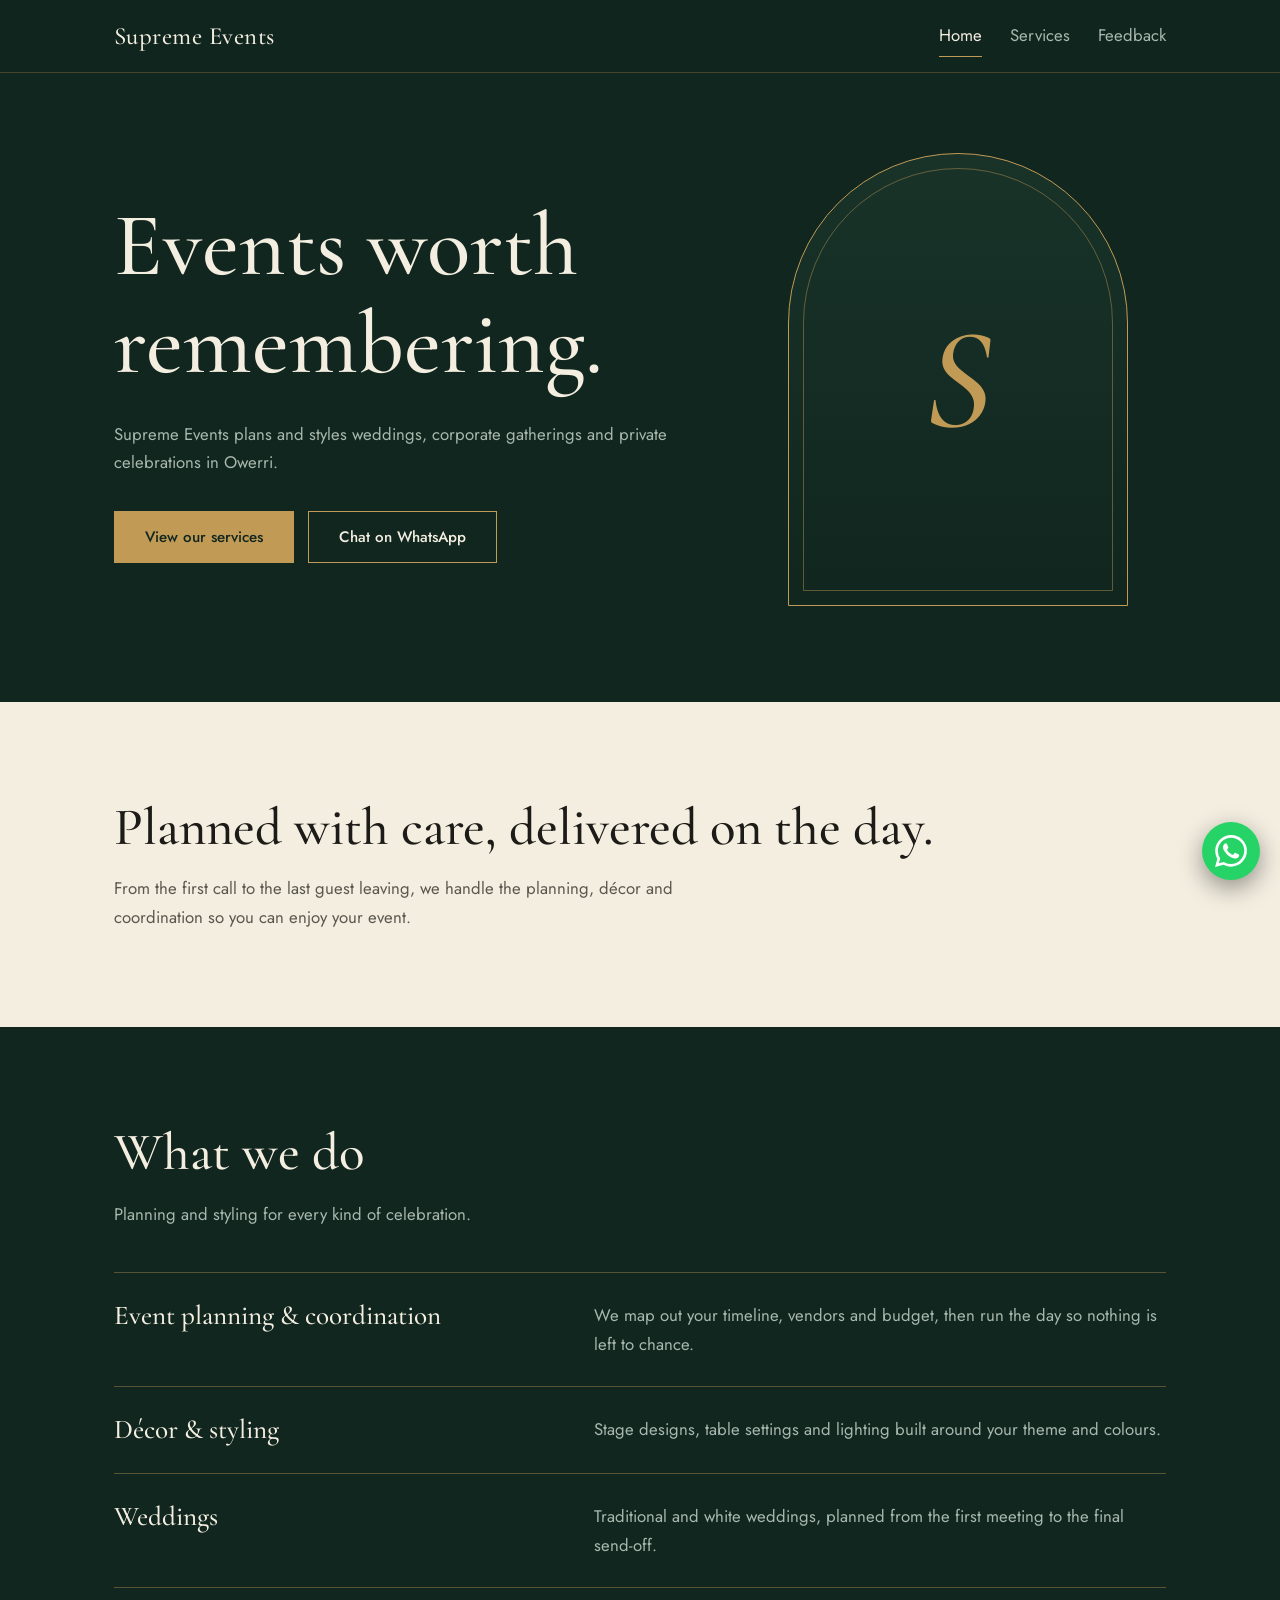
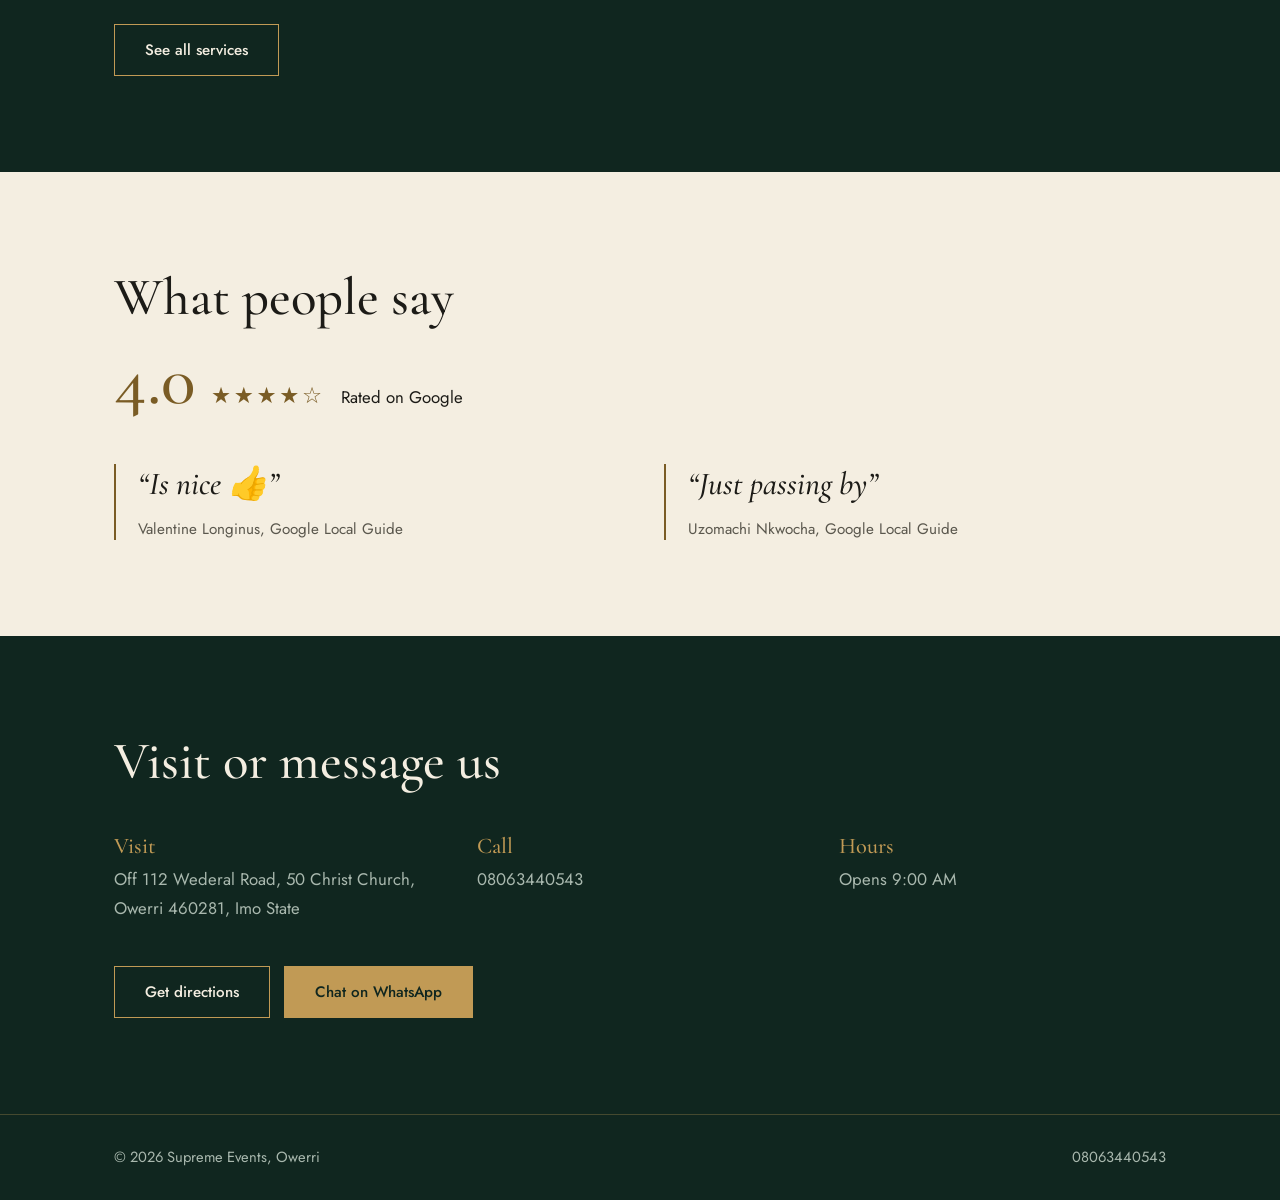
<file: index.html>
<!DOCTYPE html>
<html lang="en">
<head>
<title>Supreme Events | Event Planning in Owerri</title>
<meta name="description" content="Supreme Events plans and styles weddings, corporate gatherings and private celebrations in Owerri, Imo State.">
<meta charset="utf-8">
<meta name="viewport" content="width=device-width, initial-scale=1">
<meta name="theme-color" content="#10261f">
<link rel="icon" href="data:image/svg+xml,%3Csvg xmlns='http://www.w3.org/2000/svg' viewBox='0 0 32 32'%3E%3Crect width='32' height='32' fill='%2310261f'/%3E%3Ctext x='16' y='24' font-size='24' text-anchor='middle' fill='%23c19a55' font-family='Georgia'%3ES%3C/text%3E%3C/svg%3E">
<link rel="preconnect" href="https://fonts.googleapis.com">
<link rel="preconnect" href="https://fonts.gstatic.com" crossorigin>
<link rel="stylesheet" href="https://fonts.googleapis.com/css2?family=Cormorant+Garamond:ital,wght@0,500;0,600;1,500&family=Jost:wght@400;500&display=swap">
<link rel="stylesheet" href="styles.css">
</head>
<body>
<header><div class="wrap"><a class="brand" href="index.html">Supreme Events</a><nav aria-label="Main"><a href="index.html" aria-current="page">Home</a><a href="services.html">Services</a><a href="feedback.html">Feedback</a></nav></div></header>
<main>
<section class="hero"><div class="wrap">
<div>
<h1>Events worth remembering.</h1>
<p class="lead">Supreme Events plans and styles weddings, corporate gatherings and private celebrations in Owerri.</p>
<div class="actions"><a class="btn fill" href="services.html">View our services</a><a class="btn" href="https://wa.me/2348063440543" target="_blank" rel="noopener">Chat on WhatsApp</a></div>
</div>
<div class="arch" aria-hidden="true"><span>S</span></div>
</div></section>

<section class="light"><div class="wrap">
<h2>Planned with care, delivered on the day.</h2>
<p class="lead">From the first call to the last guest leaving, we handle the planning, d&eacute;cor and coordination so you can enjoy your event.</p>
</div></section>

<section><div class="wrap">
<h2>What we do</h2>
<p class="lead">Planning and styling for every kind of celebration.</p>
<div class="rows">
<div class="row"><h3>Event planning &amp; coordination</h3><p>We map out your timeline, vendors and budget, then run the day so nothing is left to chance.</p></div>
<div class="row"><h3>D&eacute;cor &amp; styling</h3><p>Stage designs, table settings and lighting built around your theme and colours.</p></div>
<div class="row"><h3>Weddings</h3><p>Traditional and white weddings, planned from the first meeting to the final send-off.</p></div>
</div>
<div class="more"><a class="btn" href="services.html">See all services</a></div>
</div></section>

<section class="light"><div class="wrap">
<h2>What people say</h2>
<div class="score"><b>4.0</b><span class="stars" role="img" aria-label="4 out of 5 stars">&#9733;&#9733;&#9733;&#9733;&#9734;</span><span>Rated on Google</span></div>
<!-- Edit or add reviews below -->
<div class="quotes">
<blockquote>&ldquo;Is nice &#128077;&rdquo;<cite>Valentine Longinus, Google Local Guide</cite></blockquote>
<blockquote>&ldquo;Just passing by&rdquo;<cite>Uzomachi Nkwocha, Google Local Guide</cite></blockquote>
</div>
</div></section>

<section id="contact"><div class="wrap">
<h2>Visit or message us</h2>
<div class="info">
<div><h3>Visit</h3><p>Off 112 Wederal Road, 50 Christ Church, Owerri 460281, Imo State</p></div>
<div><h3>Call</h3><p><a href="tel:+2348063440543">08063440543</a></p></div>
<div><h3>Hours</h3><p>Opens 9:00 AM</p></div>
</div>
<div class="actions"><a class="btn" href="https://www.google.com/maps/search/?api=1&amp;query=Supreme+Events+50+Christ+Church+Owerri+Imo" target="_blank" rel="noopener">Get directions</a><a class="btn fill" href="https://wa.me/2348063440543" target="_blank" rel="noopener">Chat on WhatsApp</a></div>
</div></section>
</main>
<footer><div class="wrap"><span>&copy; 2026 Supreme Events, Owerri</span><a href="tel:+2348063440543">08063440543</a></div></footer>
<a class="wa" href="https://wa.me/2348063440543?text=Hello%20Supreme%20Events%2C%20I%27d%20like%20to%20make%20an%20enquiry." target="_blank" rel="noopener" aria-label="Chat with Supreme Events on WhatsApp"></a>
</body>
</html>
</file>
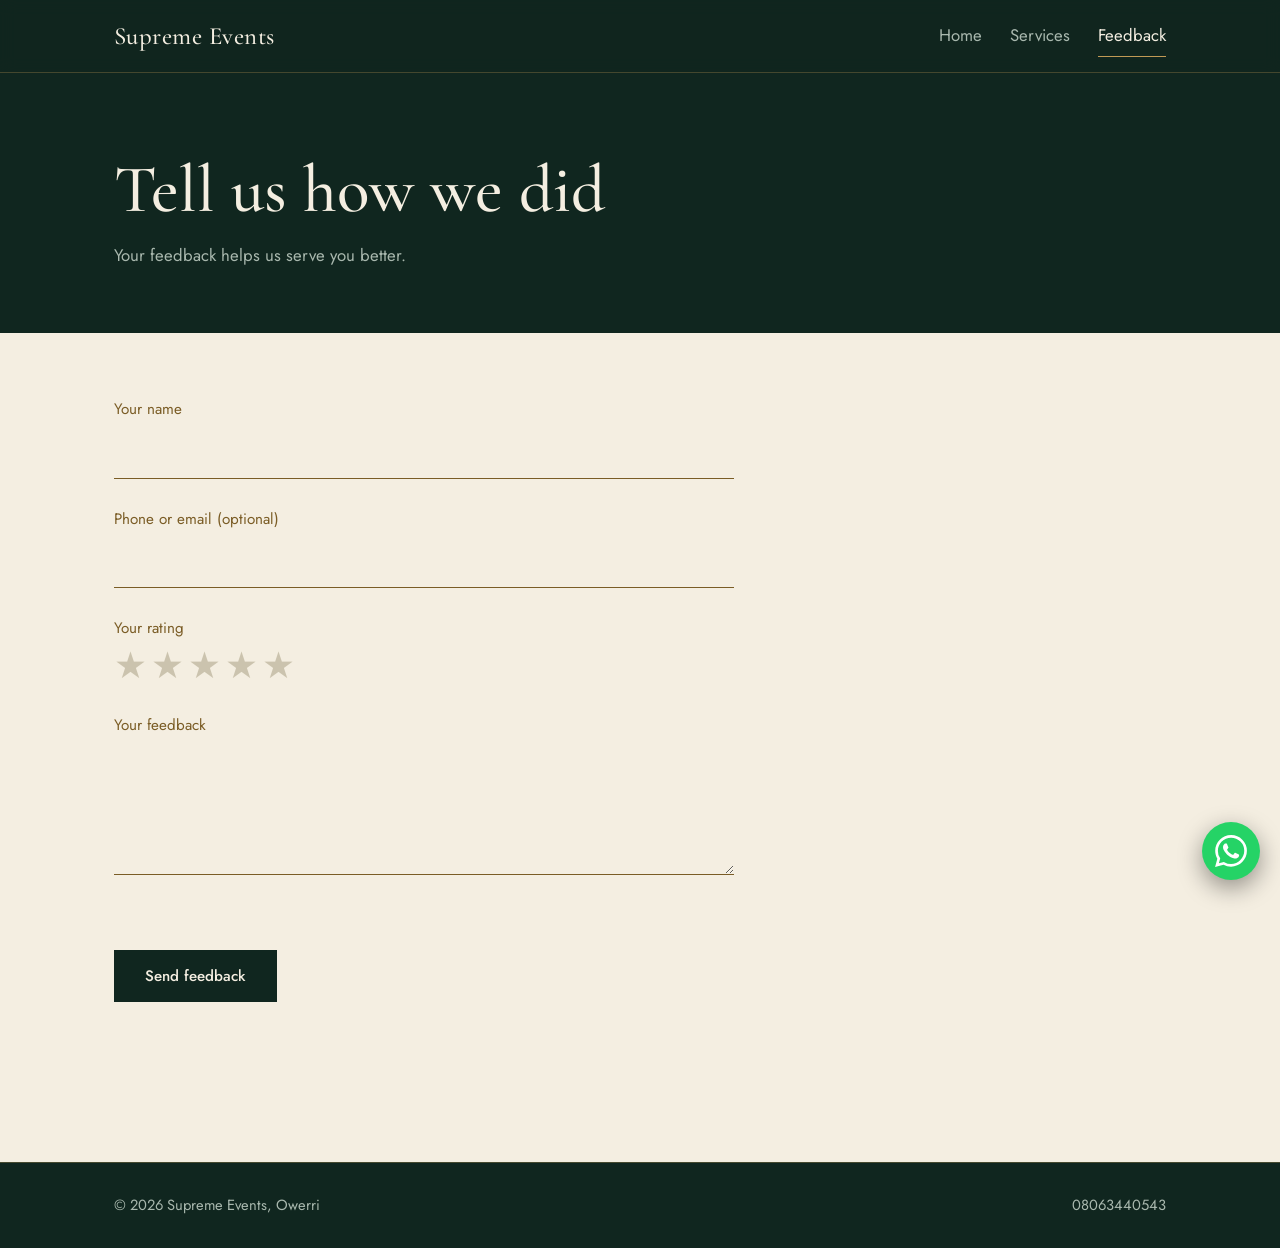
<file: feedback.html>
<!DOCTYPE html>
<html lang="en">
<head>
<title>Feedback | Supreme Events</title>
<meta name="description" content="Share your experience with Supreme Events in Owerri.">
<meta charset="utf-8">
<meta name="viewport" content="width=device-width, initial-scale=1">
<meta name="theme-color" content="#10261f">
<link rel="icon" href="data:image/svg+xml,%3Csvg xmlns='http://www.w3.org/2000/svg' viewBox='0 0 32 32'%3E%3Crect width='32' height='32' fill='%2310261f'/%3E%3Ctext x='16' y='24' font-size='24' text-anchor='middle' fill='%23c19a55' font-family='Georgia'%3ES%3C/text%3E%3C/svg%3E">
<link rel="preconnect" href="https://fonts.googleapis.com">
<link rel="preconnect" href="https://fonts.gstatic.com" crossorigin>
<link rel="stylesheet" href="https://fonts.googleapis.com/css2?family=Cormorant+Garamond:ital,wght@0,500;0,600;1,500&family=Jost:wght@400;500&display=swap">
<link rel="stylesheet" href="styles.css">
</head>
<body>
<header><div class="wrap"><a class="brand" href="index.html">Supreme Events</a><nav aria-label="Main"><a href="index.html">Home</a><a href="services.html">Services</a><a href="feedback.html" aria-current="page">Feedback</a></nav></div></header>
<main>
<section class="head"><div class="wrap">
<h1>Tell us how we did</h1>
<p class="lead">Your feedback helps us serve you better.</p>
</div></section>
<section class="light"><div class="wrap" style="padding-top:64px;padding-bottom:64px">
<form id="fb" novalidate>
<div class="f"><label class="t" for="fn">Your name</label><input type="text" id="fn" maxlength="60" autocomplete="name"></div>
<div class="f"><label class="t" for="fc">Phone or email (optional)</label><input type="text" id="fc" maxlength="80" autocomplete="off"></div>
<div class="f"><span class="t" id="rl">Your rating</span>
<div class="rate" role="radiogroup" aria-labelledby="rl">
<input class="sr" type="radio" name="rating" id="r5" value="5"><label for="r5"><span class="sr">5 stars</span>&#9733;</label>
<input class="sr" type="radio" name="rating" id="r4" value="4"><label for="r4"><span class="sr">4 stars</span>&#9733;</label>
<input class="sr" type="radio" name="rating" id="r3" value="3"><label for="r3"><span class="sr">3 stars</span>&#9733;</label>
<input class="sr" type="radio" name="rating" id="r2" value="2"><label for="r2"><span class="sr">2 stars</span>&#9733;</label>
<input class="sr" type="radio" name="rating" id="r1" value="1"><label for="r1"><span class="sr">1 star</span>&#9733;</label>
</div></div>
<div class="f"><label class="t" for="fm">Your feedback</label><textarea id="fm" maxlength="600"></textarea></div>
<p class="err" id="err" role="alert"></p>
<button class="btn fill" type="submit">Send feedback</button>
</form>
<div id="ok" class="thanks" hidden tabindex="-1">
<h2>Thank you</h2>
<p class="lead">Your feedback is ready. WhatsApp should open with your message. If it does not, use the button below.</p>
<a id="wl" class="btn fill" href="https://wa.me/2348063440543" target="_blank" rel="noopener">Send on WhatsApp</a>
</div>
</div></section>
</main>
<footer><div class="wrap"><span>&copy; 2026 Supreme Events, Owerri</span><a href="tel:+2348063440543">08063440543</a></div></footer>
<a class="wa" href="https://wa.me/2348063440543?text=Hello%20Supreme%20Events%2C%20I%27d%20like%20to%20make%20an%20enquiry." target="_blank" rel="noopener" aria-label="Chat with Supreme Events on WhatsApp"></a>
<script src="feedback.js" defer></script>
</body>
</html>
</file>
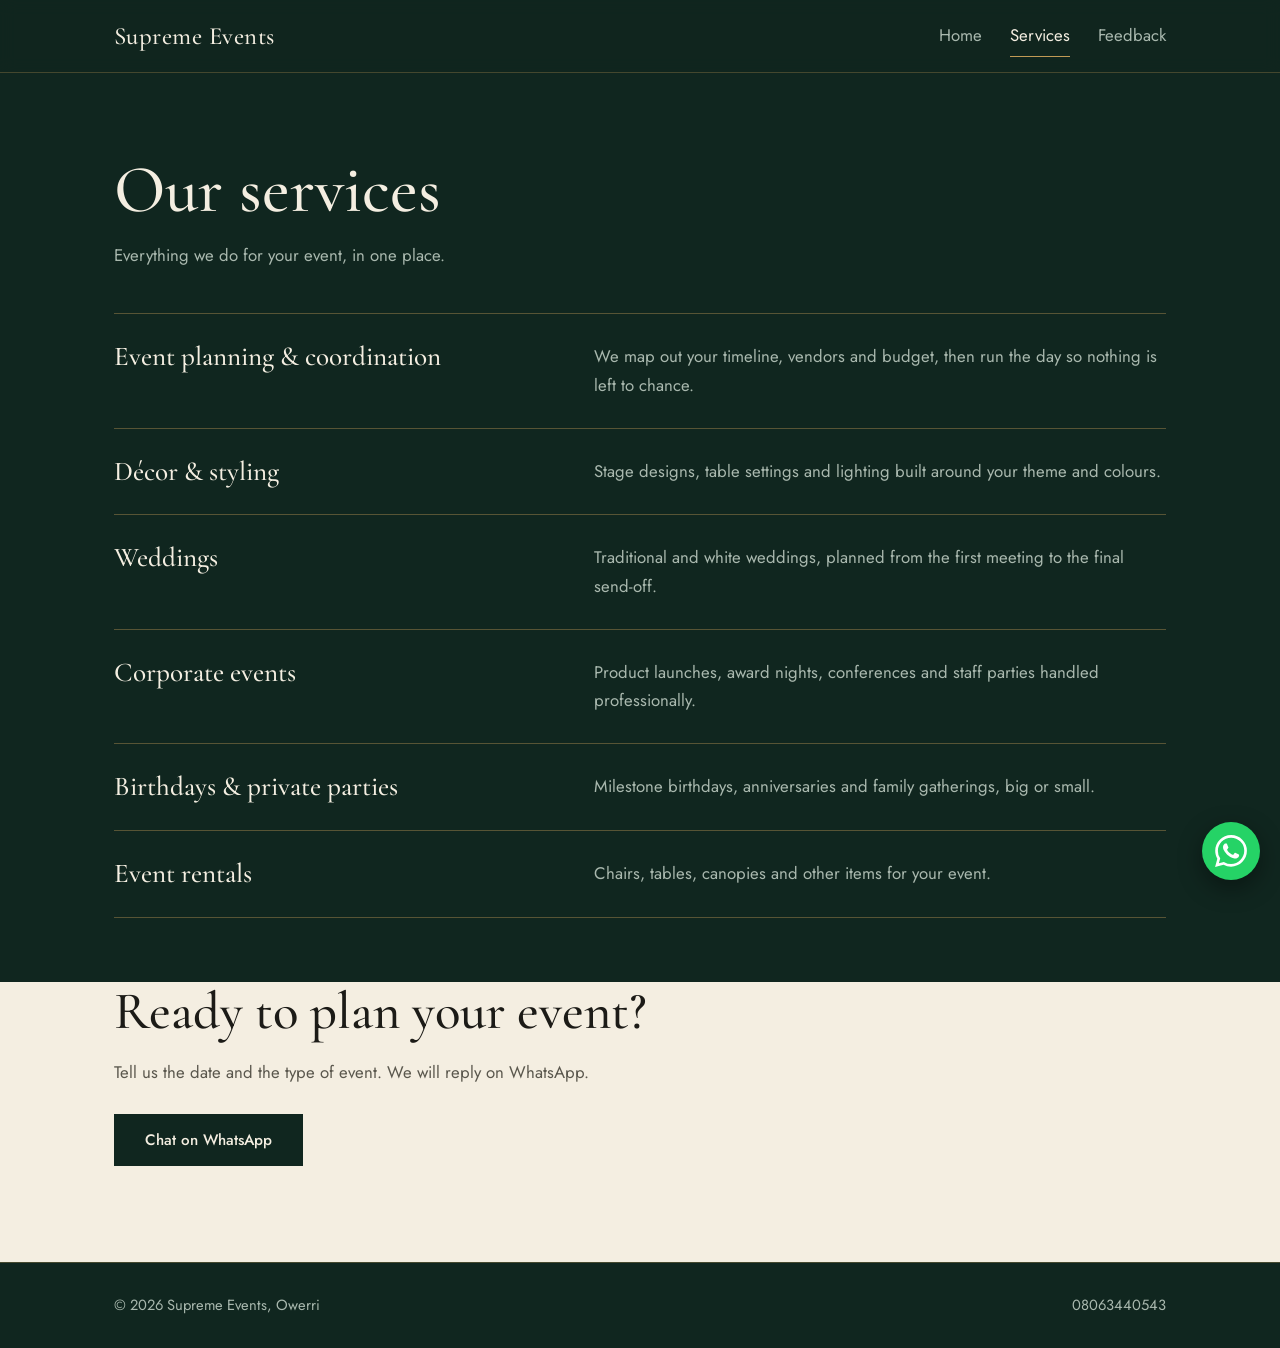
<file: services.html>
<!DOCTYPE html>
<html lang="en">
<head>
<title>Services | Supreme Events</title>
<meta name="description" content="Event planning, d&eacute;cor, weddings, corporate events, private parties and rentals from Supreme Events in Owerri.">
<meta charset="utf-8">
<meta name="viewport" content="width=device-width, initial-scale=1">
<meta name="theme-color" content="#10261f">
<link rel="icon" href="data:image/svg+xml,%3Csvg xmlns='http://www.w3.org/2000/svg' viewBox='0 0 32 32'%3E%3Crect width='32' height='32' fill='%2310261f'/%3E%3Ctext x='16' y='24' font-size='24' text-anchor='middle' fill='%23c19a55' font-family='Georgia'%3ES%3C/text%3E%3C/svg%3E">
<link rel="preconnect" href="https://fonts.googleapis.com">
<link rel="preconnect" href="https://fonts.gstatic.com" crossorigin>
<link rel="stylesheet" href="https://fonts.googleapis.com/css2?family=Cormorant+Garamond:ital,wght@0,500;0,600;1,500&family=Jost:wght@400;500&display=swap">
<link rel="stylesheet" href="styles.css">
</head>
<body>
<header><div class="wrap"><a class="brand" href="index.html">Supreme Events</a><nav aria-label="Main"><a href="index.html">Home</a><a href="services.html" aria-current="page">Services</a><a href="feedback.html">Feedback</a></nav></div></header>
<main>
<section class="head"><div class="wrap">
<h1>Our services</h1>
<p class="lead">Everything we do for your event, in one place.</p>
<div class="rows">
<div class="row"><h3>Event planning &amp; coordination</h3><p>We map out your timeline, vendors and budget, then run the day so nothing is left to chance.</p></div>
<div class="row"><h3>D&eacute;cor &amp; styling</h3><p>Stage designs, table settings and lighting built around your theme and colours.</p></div>
<div class="row"><h3>Weddings</h3><p>Traditional and white weddings, planned from the first meeting to the final send-off.</p></div>
<div class="row"><h3>Corporate events</h3><p>Product launches, award nights, conferences and staff parties handled professionally.</p></div>
<div class="row"><h3>Birthdays &amp; private parties</h3><p>Milestone birthdays, anniversaries and family gatherings, big or small.</p></div>
<div class="row"><h3>Event rentals</h3><p>Chairs, tables, canopies and other items for your event.</p></div>
</div>
</div></section>
<section class="light"><div class="wrap">
<h2>Ready to plan your event?</h2>
<p class="lead">Tell us the date and the type of event. We will reply on WhatsApp.</p>
<div class="actions" style="margin-top:28px"><a class="btn fill" href="https://wa.me/2348063440543" target="_blank" rel="noopener">Chat on WhatsApp</a></div>
</div></section>
</main>
<footer><div class="wrap"><span>&copy; 2026 Supreme Events, Owerri</span><a href="tel:+2348063440543">08063440543</a></div></footer>
<a class="wa" href="https://wa.me/2348063440543?text=Hello%20Supreme%20Events%2C%20I%27d%20like%20to%20make%20an%20enquiry." target="_blank" rel="noopener" aria-label="Chat with Supreme Events on WhatsApp"></a>
</body>
</html>
</file>
<file: styles.css>
:root{--g:#10261f;--g2:#193329;--iv:#f4eee1;--ink:#1c1b17;--br:#c19a55;--brd:#7a5c25;--mut:#a9b8ae;--mi:#5a574d;--serif:"Cormorant Garamond",Georgia,"Times New Roman",serif;--sans:Jost,"Segoe UI",system-ui,Arial,sans-serif}
*{box-sizing:border-box;margin:0;padding:0}
html{scroll-behavior:smooth}
body{background:var(--g);color:var(--iv);font:400 1.05rem/1.7 var(--sans);-webkit-font-smoothing:antialiased}
a{color:inherit;text-decoration:none}
:focus-visible{outline:2px solid var(--br);outline-offset:3px}
[hidden]{display:none!important}
.sr{position:absolute;width:1px;height:1px;overflow:hidden;clip:rect(0 0 0 0);white-space:nowrap}
.wrap{max-width:1100px;margin:0 auto;padding:0 24px}
section{padding:96px 0}
h1,h2,h3{font-family:var(--serif);font-weight:500;line-height:1.1}
h1{font-size:clamp(3rem,8vw,5.6rem)}
h2{font-size:clamp(2.2rem,5vw,3.3rem);margin-bottom:18px}
h3{font-size:1.7rem}
.lead{color:var(--mut);max-width:34em}
.light{background:var(--iv);color:var(--ink)}
.light .lead{color:var(--mi)}
header{position:sticky;top:0;z-index:50;background:rgba(16,38,31,.94);backdrop-filter:blur(8px);border-bottom:1px solid rgba(193,154,85,.3)}
header .wrap{display:flex;align-items:center;justify-content:space-between;flex-wrap:wrap;gap:6px 16px;min-height:72px;padding-top:10px;padding-bottom:10px}
.brand{font:500 1.55rem var(--serif);letter-spacing:.02em}
nav{display:flex;gap:28px}
nav a{color:var(--mut);padding:6px 0;border-bottom:1px solid transparent}
nav a:hover,nav a[aria-current]{color:var(--iv);border-color:var(--br)}
.btn{display:inline-block;padding:14px 30px;border:1px solid var(--br);color:var(--iv);font:500 .95rem var(--sans);cursor:pointer;background:none;transition:background .25s,color .25s,border-color .25s}
.btn:hover{background:var(--br);color:var(--g)}
.btn.fill{background:var(--br);color:var(--g)}
.btn.fill:hover{background:var(--iv);border-color:var(--iv)}
.light .btn{color:var(--ink);border-color:var(--brd)}
.light .btn:hover{background:var(--brd);color:var(--iv)}
.light .btn.fill{background:var(--g);color:var(--iv);border-color:var(--g)}
.light .btn.fill:hover{background:var(--brd);border-color:var(--brd)}
.actions{display:flex;gap:14px;flex-wrap:wrap}
.hero{padding:80px 0 96px}
.hero .wrap{display:grid;grid-template-columns:1.4fr 1fr;gap:56px;align-items:center}
.hero .lead{margin:26px 0 34px}
.hero h1{animation:rise .9s both}
.hero .lead{animation:rise .9s .15s both}
.hero .actions{animation:rise .9s .3s both}
.arch{justify-self:center;width:min(100%,340px);aspect-ratio:3/4;border:1px solid var(--br);border-radius:999px 999px 0 0;display:grid;place-items:center;position:relative;background:linear-gradient(180deg,var(--g2),var(--g));animation:rise 1s .2s both}
.arch::before{content:"";position:absolute;inset:14px;border:1px solid rgba(193,154,85,.45);border-radius:999px 999px 0 0}
.arch span{font:italic 500 9rem/1 var(--serif);color:var(--br)}
@keyframes rise{from{opacity:0;transform:translateY(18px)}}
.head{padding:80px 0 64px}
.head h1{font-size:clamp(2.6rem,6vw,4.2rem);margin-bottom:14px}
.head+section{padding-top:0}
.rows{margin-top:44px;border-top:1px solid rgba(193,154,85,.4)}
.row{display:grid;grid-template-columns:1fr 1.3fr;gap:12px 40px;padding:28px 0;border-bottom:1px solid rgba(193,154,85,.4)}
.row p{color:var(--mut)}
.more{margin-top:36px}
.score{display:flex;align-items:baseline;gap:16px;flex-wrap:wrap;margin-top:8px}
.score b{font:500 4.5rem/1 var(--serif);color:var(--brd)}
.stars{color:var(--brd);font-size:1.4rem;letter-spacing:.12em}
.quotes{display:grid;grid-template-columns:repeat(auto-fit,minmax(260px,1fr));gap:48px;margin-top:48px}
blockquote{font:italic 500 2rem/1.25 var(--serif);border-left:2px solid var(--brd);padding-left:22px}
blockquote cite{display:block;margin-top:14px;font:400 .95rem var(--sans);font-style:normal;color:var(--mi)}
.info{display:grid;grid-template-columns:repeat(auto-fit,minmax(220px,1fr));gap:36px;margin:44px 0}
.info h3{font-size:1.4rem;color:var(--br);margin-bottom:6px}
.info p{color:var(--mut)}
form,.thanks{max-width:620px}
.f{margin-bottom:28px}
.t{display:block;font-size:.95rem;color:var(--brd);margin-bottom:6px}
input[type=text],textarea{width:100%;background:transparent;border:0;border-bottom:1px solid var(--brd);color:var(--ink);font:inherit;padding:10px 0;border-radius:0}
textarea{min-height:130px;resize:vertical}
.rate{position:relative;display:flex;flex-direction:row-reverse;justify-content:flex-end;gap:4px}
.rate label{font-size:2.3rem;line-height:1;color:#cbc3ae;cursor:pointer}
.rate label:hover,.rate label:hover~label,.rate input:checked~label{color:var(--brd)}
.rate input:focus-visible+label{outline:2px solid var(--brd);outline-offset:2px}
.err{color:#9b2c2c;min-height:1.7em;margin-bottom:10px}
.thanks .btn{margin-top:22px}
footer{padding:30px 0;border-top:1px solid rgba(193,154,85,.3);color:var(--mut);font-size:.92rem}
footer .wrap{display:flex;justify-content:space-between;flex-wrap:wrap;gap:8px}
.wa{position:fixed;right:20px;bottom:calc(20px + env(safe-area-inset-bottom,0px));width:58px;height:58px;border-radius:50%;z-index:60;box-shadow:0 8px 24px rgba(0,0,0,.4);transition:transform .25s;background:#25d366 url("data:image/svg+xml,%3Csvg xmlns='http://www.w3.org/2000/svg' viewBox='0 0 24 24'%3E%3Cpath fill='white' d='M17.472 14.382c-.297-.149-1.758-.867-2.03-.967-.273-.099-.471-.148-.67.15-.197.297-.767.966-.94 1.164-.173.199-.347.223-.644.075-.297-.15-1.255-.463-2.39-1.475-.883-.788-1.48-1.761-1.653-2.059-.173-.297-.018-.458.13-.606.134-.133.298-.347.446-.52.149-.174.198-.298.298-.497.099-.198.05-.371-.025-.52-.075-.149-.669-1.612-.916-2.207-.242-.579-.487-.5-.669-.51-.173-.008-.371-.01-.57-.01-.198 0-.52.074-.792.372-.272.297-1.04 1.016-1.04 2.479 0 1.462 1.065 2.875 1.213 3.074.149.198 2.096 3.2 5.077 4.487.709.306 1.262.489 1.694.625.712.227 1.36.195 1.871.118.571-.085 1.758-.719 2.006-1.413.248-.694.248-1.289.173-1.413-.074-.124-.272-.198-.57-.347m-5.421 7.403h-.004a9.87 9.87 0 01-5.031-1.378l-.361-.214-3.741.982.998-3.648-.235-.374a9.86 9.86 0 01-1.51-5.26c.001-5.45 4.436-9.884 9.888-9.884 2.64 0 5.122 1.03 6.988 2.898a9.825 9.825 0 012.893 6.994c-.003 5.45-4.437 9.884-9.885 9.884m8.413-18.297A11.815 11.815 0 0012.05 0C5.495 0 .16 5.335.157 11.892c0 2.096.547 4.142 1.588 5.945L.057 24l6.305-1.654a11.882 11.882 0 005.683 1.448h.005c6.554 0 11.89-5.335 11.893-11.893a11.821 11.821 0 00-3.48-8.413Z'/%3E%3C/svg%3E") center/32px 32px no-repeat}
.wa:hover{transform:scale(1.08)}
@media(max-width:760px){section{padding:68px 0}.hero{padding:56px 0 72px}.hero .wrap{grid-template-columns:1fr;gap:48px}.arch{width:220px}.arch span{font-size:6.5rem}.row{grid-template-columns:1fr}nav{gap:20px}.brand{font-size:1.35rem}blockquote{font-size:1.7rem}}
@media(prefers-reduced-motion:reduce){*{animation:none!important;transition:none!important;scroll-behavior:auto!important}}
</file>
